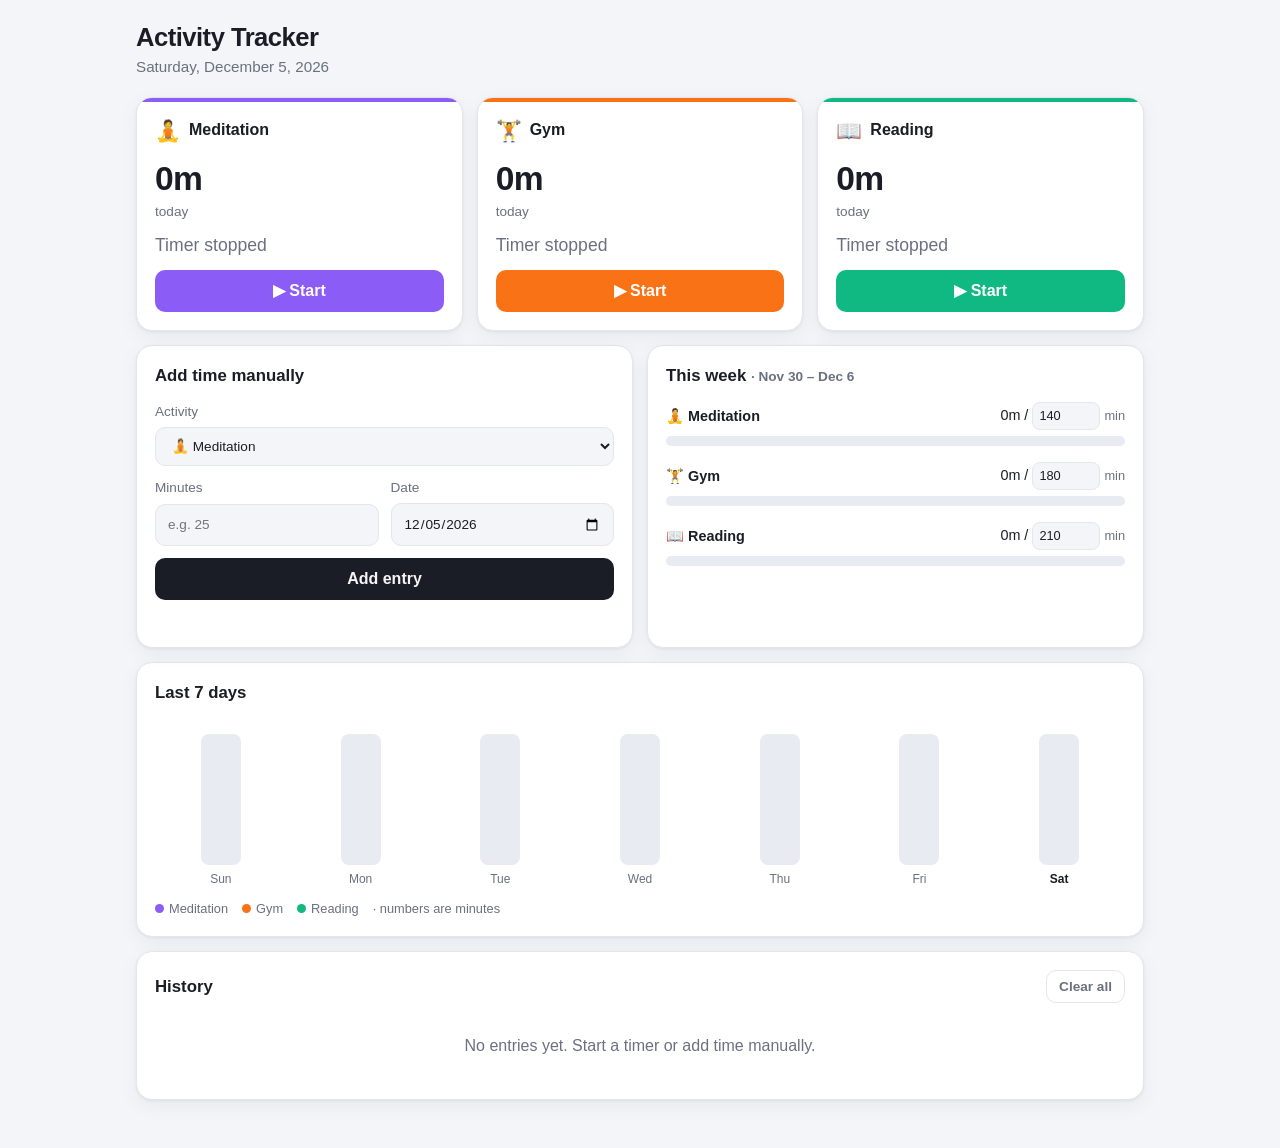
<file: index.html>
<!DOCTYPE html>
<html lang="en">
<head>
<meta charset="UTF-8">
<meta name="viewport" content="width=device-width, initial-scale=1">
<title>Activity Tracker</title>
<style>
  :root {
    --bg: #f4f5f9;
    --card: #ffffff;
    --text: #1b1d26;
    --muted: #6b7080;
    --border: #e4e6ee;
    --track: #e9ebf3;
    --shadow: 0 1px 3px rgba(20,22,40,.06), 0 6px 20px rgba(20,22,40,.05);
    --meditation: #8b5cf6;
    --gym: #f97316;
    --reading: #10b981;
    --danger: #e5484d;
    --radius: 16px;
  }
  @media (prefers-color-scheme: dark) {
    :root {
      --bg: #0f1117;
      --card: #181b24;
      --text: #eceef5;
      --muted: #8b90a3;
      --border: #272b38;
      --track: #262a37;
      --shadow: none;
    }
  }
  * { box-sizing: border-box; }
  body {
    margin: 0;
    background: var(--bg);
    color: var(--text);
    font-family: -apple-system, BlinkMacSystemFont, "Segoe UI", Roboto, Helvetica, Arial, sans-serif;
    line-height: 1.4;
    -webkit-font-smoothing: antialiased;
  }
  .wrap { max-width: 1040px; margin: 0 auto; padding: 20px 16px 48px; }
  header { display: flex; justify-content: space-between; align-items: flex-end; margin-bottom: 20px; gap: 12px; flex-wrap: wrap; }
  h1 { margin: 0; font-size: 1.6rem; letter-spacing: -.02em; }
  .date { color: var(--muted); font-size: .95rem; }
  h2 { margin: 0 0 14px; font-size: 1.05rem; }
  .card {
    background: var(--card);
    border: 1px solid var(--border);
    border-radius: var(--radius);
    padding: 18px;
    box-shadow: var(--shadow);
  }
  .grid3 { display: grid; grid-template-columns: repeat(3, 1fr); gap: 14px; margin-bottom: 14px; }
  .grid2 { display: grid; grid-template-columns: 1fr 1fr; gap: 14px; margin-bottom: 14px; }

  /* Activity cards */
  .act { position: relative; overflow: hidden; }
  .act::before { content: ""; position: absolute; left: 0; top: 0; right: 0; height: 4px; background: var(--c); }
  .act-head { display: flex; align-items: center; gap: 8px; font-weight: 600; }
  .act-head .icon { font-size: 1.3rem; }
  .total { font-size: 2.1rem; font-weight: 700; letter-spacing: -.02em; margin: 10px 0 0; font-variant-numeric: tabular-nums; }
  .sub { color: var(--muted); font-size: .85rem; min-height: 1.2em; }
  .timer {
    font-variant-numeric: tabular-nums;
    font-size: 1.1rem;
    margin: 12px 0;
    color: var(--muted);
  }
  .timer.running { color: var(--c); font-weight: 600; }
  button {
    font: inherit;
    cursor: pointer;
    border: 0;
    border-radius: 10px;
    padding: 10px 16px;
    font-weight: 600;
    transition: transform .06s, opacity .15s;
  }
  button:active { transform: scale(.97); }
  button:focus-visible, input:focus-visible, select:focus-visible { outline: 2px solid var(--c, var(--meditation)); outline-offset: 2px; }
  .btn-timer { width: 100%; background: var(--c); color: #fff; }
  .btn-timer.stop { background: var(--danger); }
  .btn-primary { background: var(--text); color: var(--bg); }
  .btn-ghost { background: transparent; color: var(--muted); border: 1px solid var(--border); padding: 6px 12px; font-size: .85rem; }
  .btn-ghost:hover { color: var(--danger); border-color: var(--danger); }

  /* Form */
  form { display: grid; gap: 12px; }
  label { display: grid; gap: 6px; font-size: .85rem; color: var(--muted); font-weight: 500; }
  input, select {
    font: inherit;
    color: var(--text);
    background: var(--bg);
    border: 1px solid var(--border);
    border-radius: 10px;
    padding: 10px 12px;
    width: 100%;
  }
  .row { display: grid; grid-template-columns: 1fr 1fr; gap: 12px; }
  .msg { font-size: .85rem; color: var(--reading); min-height: 1.2em; }

  /* Weekly progress */
  .prog { margin-bottom: 16px; }
  .prog-top { display: flex; justify-content: space-between; align-items: center; font-size: .9rem; margin-bottom: 6px; gap: 8px; }
  .prog-top .name { font-weight: 600; display: flex; gap: 6px; align-items: center; }
  .bar { height: 10px; background: var(--track); border-radius: 99px; overflow: hidden; }
  .bar > div { height: 100%; background: var(--c); border-radius: 99px; transition: width .4s ease; }
  .goal-edit { display: inline-flex; align-items: center; gap: 4px; color: var(--muted); font-size: .8rem; }
  .goal-edit input { width: 68px; padding: 4px 6px; font-size: .8rem; border-radius: 8px; }

  /* Chart */
  .chart { display: flex; align-items: flex-end; gap: 8px; height: 170px; margin-top: 6px; }
  .col { flex: 1; display: flex; flex-direction: column; align-items: center; height: 100%; min-width: 0; }
  .col .stack { flex: 1; width: 100%; max-width: 40px; display: flex; flex-direction: column-reverse; border-radius: 8px; overflow: hidden; background: var(--track); }
  .col .seg { width: 100%; }
  .col .lbl { font-size: .75rem; color: var(--muted); margin-top: 6px; }
  .col.today .lbl { color: var(--text); font-weight: 700; }
  .col .val { font-size: .7rem; color: var(--muted); height: 1.1em; margin-bottom: 4px; font-variant-numeric: tabular-nums; }
  .legend { display: flex; gap: 14px; flex-wrap: wrap; margin-top: 12px; font-size: .8rem; color: var(--muted); }
  .dot { display: inline-block; width: 9px; height: 9px; border-radius: 50%; margin-right: 5px; }

  /* History */
  .hist-head { display: flex; justify-content: space-between; align-items: center; margin-bottom: 8px; }
  .hist-head h2 { margin: 0; }
  .day-label { font-size: .75rem; text-transform: uppercase; letter-spacing: .06em; color: var(--muted); margin: 14px 0 6px; font-weight: 600; }
  .item { display: flex; align-items: center; gap: 12px; padding: 10px 0; border-bottom: 1px solid var(--border); }
  .item:last-child { border-bottom: 0; }
  .item .pill { width: 10px; height: 10px; border-radius: 50%; background: var(--c); flex: none; }
  .item .name { flex: 1; font-weight: 500; }
  .item .meta { color: var(--muted); font-size: .8rem; }
  .item .dur { font-variant-numeric: tabular-nums; font-weight: 600; }
  .item .del { background: none; color: var(--muted); padding: 4px 8px; font-size: 1.1rem; line-height: 1; }
  .item .del:hover { color: var(--danger); }
  .empty { color: var(--muted); text-align: center; padding: 24px 0; }

  @media (max-width: 800px) {
    .grid3, .grid2 { grid-template-columns: 1fr; }
    .total { font-size: 1.8rem; }
  }
</style>
</head>
<body>
<div class="wrap">
  <header>
    <div>
      <h1>Activity Tracker</h1>
      <div class="date" id="todayLabel"></div>
    </div>
  </header>

  <!-- Today's totals + timers -->
  <section class="grid3" id="activityCards"></section>

  <section class="grid2">
    <!-- Manual entry -->
    <div class="card">
      <h2>Add time manually</h2>
      <form id="manualForm">
        <label>Activity
          <select id="mCat"></select>
        </label>
        <div class="row">
          <label>Minutes
            <input id="mMin" type="number" min="1" max="1440" step="1" placeholder="e.g. 25" required inputmode="numeric">
          </label>
          <label>Date
            <input id="mDate" type="date" required>
          </label>
        </div>
        <button type="submit" class="btn-primary">Add entry</button>
        <div class="msg" id="formMsg" role="status"></div>
      </form>
    </div>

    <!-- Weekly progress -->
    <div class="card">
      <h2>This week <span class="sub" id="weekRange"></span></h2>
      <div id="weeklyProgress"></div>
    </div>
  </section>

  <!-- Chart -->
  <section class="card" style="margin-bottom:14px">
    <h2>Last 7 days</h2>
    <div class="chart" id="chart"></div>
    <div class="legend" id="legend"></div>
  </section>

  <!-- History -->
  <section class="card">
    <div class="hist-head">
      <h2>History</h2>
      <button class="btn-ghost" id="clearAll">Clear all</button>
    </div>
    <div id="history"></div>
  </section>
</div>

<script>
(function () {
  'use strict';

  const CATS = {
    meditation: { label: 'Meditation', icon: '🧘', color: 'var(--meditation)', defaultGoal: 140 },
    gym:        { label: 'Gym',        icon: '🏋️', color: 'var(--gym)',        defaultGoal: 180 },
    reading:    { label: 'Reading',    icon: '📖', color: 'var(--reading)',    defaultGoal: 210 }
  };
  const KEYS = Object.keys(CATS);
  const STORE = 'activityTracker.v1';

  // ---------- State ----------
  let state = load();

  function load() {
    const fresh = { entries: [], timers: {}, goals: {} };
    try {
      const raw = JSON.parse(localStorage.getItem(STORE));
      if (raw && typeof raw === 'object') {
        return {
          entries: Array.isArray(raw.entries) ? raw.entries : [],
          timers: raw.timers && typeof raw.timers === 'object' ? raw.timers : {},
          goals: raw.goals && typeof raw.goals === 'object' ? raw.goals : {}
        };
      }
    } catch (e) {}
    return fresh;
  }
  function save() {
    try { localStorage.setItem(STORE, JSON.stringify(state)); } catch (e) {}
  }

  // ---------- Helpers ----------
  const $ = (id) => document.getElementById(id);
  const pad = (n) => String(n).padStart(2, '0');
  function dateKey(d) { return d.getFullYear() + '-' + pad(d.getMonth() + 1) + '-' + pad(d.getDate()); }
  function todayKey() { return dateKey(new Date()); }
  function parseKey(k) { const [y, m, d] = k.split('-').map(Number); return new Date(y, m - 1, d); }
  function fmt(sec) {
    const m = Math.floor(sec / 60), h = Math.floor(m / 60);
    return h ? h + 'h ' + pad(m % 60) + 'm' : m + 'm';
  }
  function fmtClock(sec) {
    sec = Math.max(0, Math.floor(sec));
    const h = Math.floor(sec / 3600), m = Math.floor((sec % 3600) / 60), s = sec % 60;
    return (h ? pad(h) + ':' : '') + pad(m) + ':' + pad(s);
  }
  function goalFor(cat) {
    const g = Number(state.goals[cat]);
    return g > 0 ? g : CATS[cat].defaultGoal;
  }
  function weekDays() {
    const now = new Date();
    const mondayOffset = (now.getDay() + 6) % 7;
    const start = new Date(now.getFullYear(), now.getMonth(), now.getDate() - mondayOffset);
    return Array.from({ length: 7 }, (_, i) => new Date(start.getFullYear(), start.getMonth(), start.getDate() + i));
  }
  function last7Days() {
    const now = new Date();
    return Array.from({ length: 7 }, (_, i) => new Date(now.getFullYear(), now.getMonth(), now.getDate() - 6 + i));
  }
  function sumBy(dateKeys, cat) {
    const set = new Set(dateKeys);
    return state.entries
      .filter(e => set.has(e.date) && (!cat || e.cat === cat))
      .reduce((a, e) => a + e.seconds, 0);
  }
  function uid() { return Date.now().toString(36) + Math.random().toString(36).slice(2, 7); }

  function addEntry(cat, seconds, date) {
    state.entries.push({ id: uid(), cat, seconds: Math.round(seconds), date, ts: Date.now() });
    save();
  }

  // ---------- Timers ----------
  function toggleTimer(cat) {
    const started = state.timers[cat];
    if (started) {
      const elapsed = (Date.now() - started) / 1000;
      delete state.timers[cat];
      if (elapsed >= 1) addEntry(cat, elapsed, dateKey(new Date(started)));
      save();
    } else {
      state.timers[cat] = Date.now();
      save();
    }
    renderAll();
  }

  // ---------- Render ----------
  function renderCards() {
    const today = todayKey();
    $('activityCards').innerHTML = KEYS.map(k => {
      const c = CATS[k];
      const running = !!state.timers[k];
      return `
        <div class="card act" style="--c:${c.color}">
          <div class="act-head"><span class="icon">${c.icon}</span>${c.label}</div>
          <div class="total" id="total-${k}">0m</div>
          <div class="sub">today</div>
          <div class="timer ${running ? 'running' : ''}" id="timer-${k}">${running ? fmtClock((Date.now() - state.timers[k]) / 1000) : 'Timer stopped'}</div>
          <button class="btn-timer ${running ? 'stop' : ''}" data-timer="${k}">${running ? '■ Stop' : '▶ Start'}</button>
        </div>`;
    }).join('');
    updateLive();
  }

  // Update only the ticking numbers (called every second)
  function updateLive() {
    const today = todayKey();
    KEYS.forEach(k => {
      const saved = sumBy([today], k);
      const live = state.timers[k] ? (Date.now() - state.timers[k]) / 1000 : 0;
      const t = $('total-' + k);
      if (t) t.textContent = fmt(saved + live);
      const tm = $('timer-' + k);
      if (tm && state.timers[k]) tm.textContent = fmtClock(live);
    });
  }

  function renderWeekly() {
    const days = weekDays();
    const keys = days.map(dateKey);
    const opts = { month: 'short', day: 'numeric' };
    $('weekRange').textContent = '· ' + days[0].toLocaleDateString(undefined, opts) + ' – ' + days[6].toLocaleDateString(undefined, opts);
    $('weeklyProgress').innerHTML = KEYS.map(k => {
      const c = CATS[k];
      const mins = Math.floor(sumBy(keys, k) / 60);
      const goal = goalFor(k);
      const pct = Math.min(100, Math.round((mins / goal) * 100));
      return `
        <div class="prog" style="--c:${c.color}">
          <div class="prog-top">
            <span class="name">${c.icon} ${c.label}</span>
            <span>${fmt(mins * 60)} / <span class="goal-edit"><input type="number" min="1" max="10080" value="${goal}" data-goal="${k}" aria-label="${c.label} weekly goal in minutes"> min</span></span>
          </div>
          <div class="bar" role="progressbar" aria-valuenow="${pct}" aria-valuemin="0" aria-valuemax="100"><div style="width:${pct}%"></div></div>
        </div>`;
    }).join('');
  }

  function renderChart() {
    const days = last7Days();
    const todayK = todayKey();
    const totals = days.map(d => {
      const key = dateKey(d);
      const per = KEYS.map(k => sumBy([key], k));
      return { d, key, per, total: per.reduce((a, b) => a + b, 0) };
    });
    const max = Math.max(3600, ...totals.map(t => t.total)); // at least 60 min scale
    $('chart').innerHTML = totals.map(t => {
      const segs = KEYS.map((k, i) =>
        t.per[i] ? `<div class="seg" style="height:${(t.per[i] / max) * 100}%;background:${CATS[k].color}" title="${CATS[k].label}: ${fmt(t.per[i])}"></div>` : ''
      ).join('');
      return `
        <div class="col ${t.key === todayK ? 'today' : ''}">
          <div class="val">${t.total ? Math.floor(t.total / 60) : ''}</div>
          <div class="stack">${segs}</div>
          <div class="lbl">${t.d.toLocaleDateString(undefined, { weekday: 'short' })}</div>
        </div>`;
    }).join('');
    $('legend').innerHTML = KEYS.map(k => `<span><span class="dot" style="background:${CATS[k].color}"></span>${CATS[k].label}</span>`).join('') + '<span>· numbers are minutes</span>';
  }

  function renderHistory() {
    const list = state.entries.slice().sort((a, b) => b.date.localeCompare(a.date) || b.ts - a.ts).slice(0, 60);
    if (!list.length) {
      $('history').innerHTML = '<div class="empty">No entries yet. Start a timer or add time manually.</div>';
      return;
    }
    const today = todayKey();
    const yest = dateKey(new Date(Date.now() - 86400000));
    let html = '', lastDate = '';
    list.forEach(e => {
      if (e.date !== lastDate) {
        lastDate = e.date;
        const label = e.date === today ? 'Today' : e.date === yest ? 'Yesterday'
          : parseKey(e.date).toLocaleDateString(undefined, { weekday: 'long', month: 'short', day: 'numeric' });
        html += `<div class="day-label">${label}</div>`;
      }
      const c = CATS[e.cat];
      if (!c) return;
      const time = new Date(e.ts).toLocaleTimeString(undefined, { hour: 'numeric', minute: '2-digit' });
      html += `
        <div class="item" style="--c:${c.color}">
          <span class="pill"></span>
          <span class="name">${c.label}<div class="meta">logged ${time}</div></span>
          <span class="dur">${fmt(e.seconds)}</span>
          <button class="del" data-del="${e.id}" aria-label="Delete entry" title="Delete">×</button>
        </div>`;
    });
    $('history').innerHTML = html;
  }

  function renderAll() {
    $('todayLabel').textContent = new Date().toLocaleDateString(undefined, { weekday: 'long', month: 'long', day: 'numeric', year: 'numeric' });
    renderCards();
    renderWeekly();
    renderChart();
    renderHistory();
  }

  // ---------- Events ----------
  $('activityCards').addEventListener('click', (e) => {
    const b = e.target.closest('[data-timer]');
    if (b) toggleTimer(b.dataset.timer);
  });

  $('history').addEventListener('click', (e) => {
    const b = e.target.closest('[data-del]');
    if (!b) return;
    state.entries = state.entries.filter(x => x.id !== b.dataset.del);
    save();
    renderAll();
  });

  $('weeklyProgress').addEventListener('change', (e) => {
    const k = e.target.dataset.goal;
    if (!k) return;
    const v = Math.round(Number(e.target.value));
    if (v > 0) state.goals[k] = v; else delete state.goals[k];
    save();
    renderWeekly();
  });

  $('clearAll').addEventListener('click', () => {
    if (!state.entries.length) return;
    if (confirm('Delete all history? This cannot be undone.')) {
      state.entries = [];
      save();
      renderAll();
    }
  });

  // Manual form
  $('mCat').innerHTML = KEYS.map(k => `<option value="${k}">${CATS[k].icon} ${CATS[k].label}</option>`).join('');
  $('mDate').value = todayKey();
  $('mDate').max = todayKey();

  $('manualForm').addEventListener('submit', (e) => {
    e.preventDefault();
    const cat = $('mCat').value;
    const mins = Number($('mMin').value);
    const date = $('mDate').value || todayKey();
    if (!(mins > 0)) return;
    addEntry(cat, mins * 60, date);
    $('mMin').value = '';
    $('formMsg').textContent = 'Added ' + mins + ' min of ' + CATS[cat].label.toLowerCase() + '.';
    setTimeout(() => { $('formMsg').textContent = ''; }, 2500);
    renderAll();
  });

  // Tick every second; refresh fully if the day rolls over; sync across tabs
  let lastDay = todayKey();
  setInterval(() => {
    if (todayKey() !== lastDay) {
      lastDay = todayKey();
      $('mDate').max = lastDay;
      renderAll();
    } else {
      updateLive();
    }
  }, 1000);

  window.addEventListener('storage', (e) => {
    if (e.key === STORE) { state = load(); renderAll(); }
  });

  renderAll();
})();
</script>
</body>
</html>
</file>
